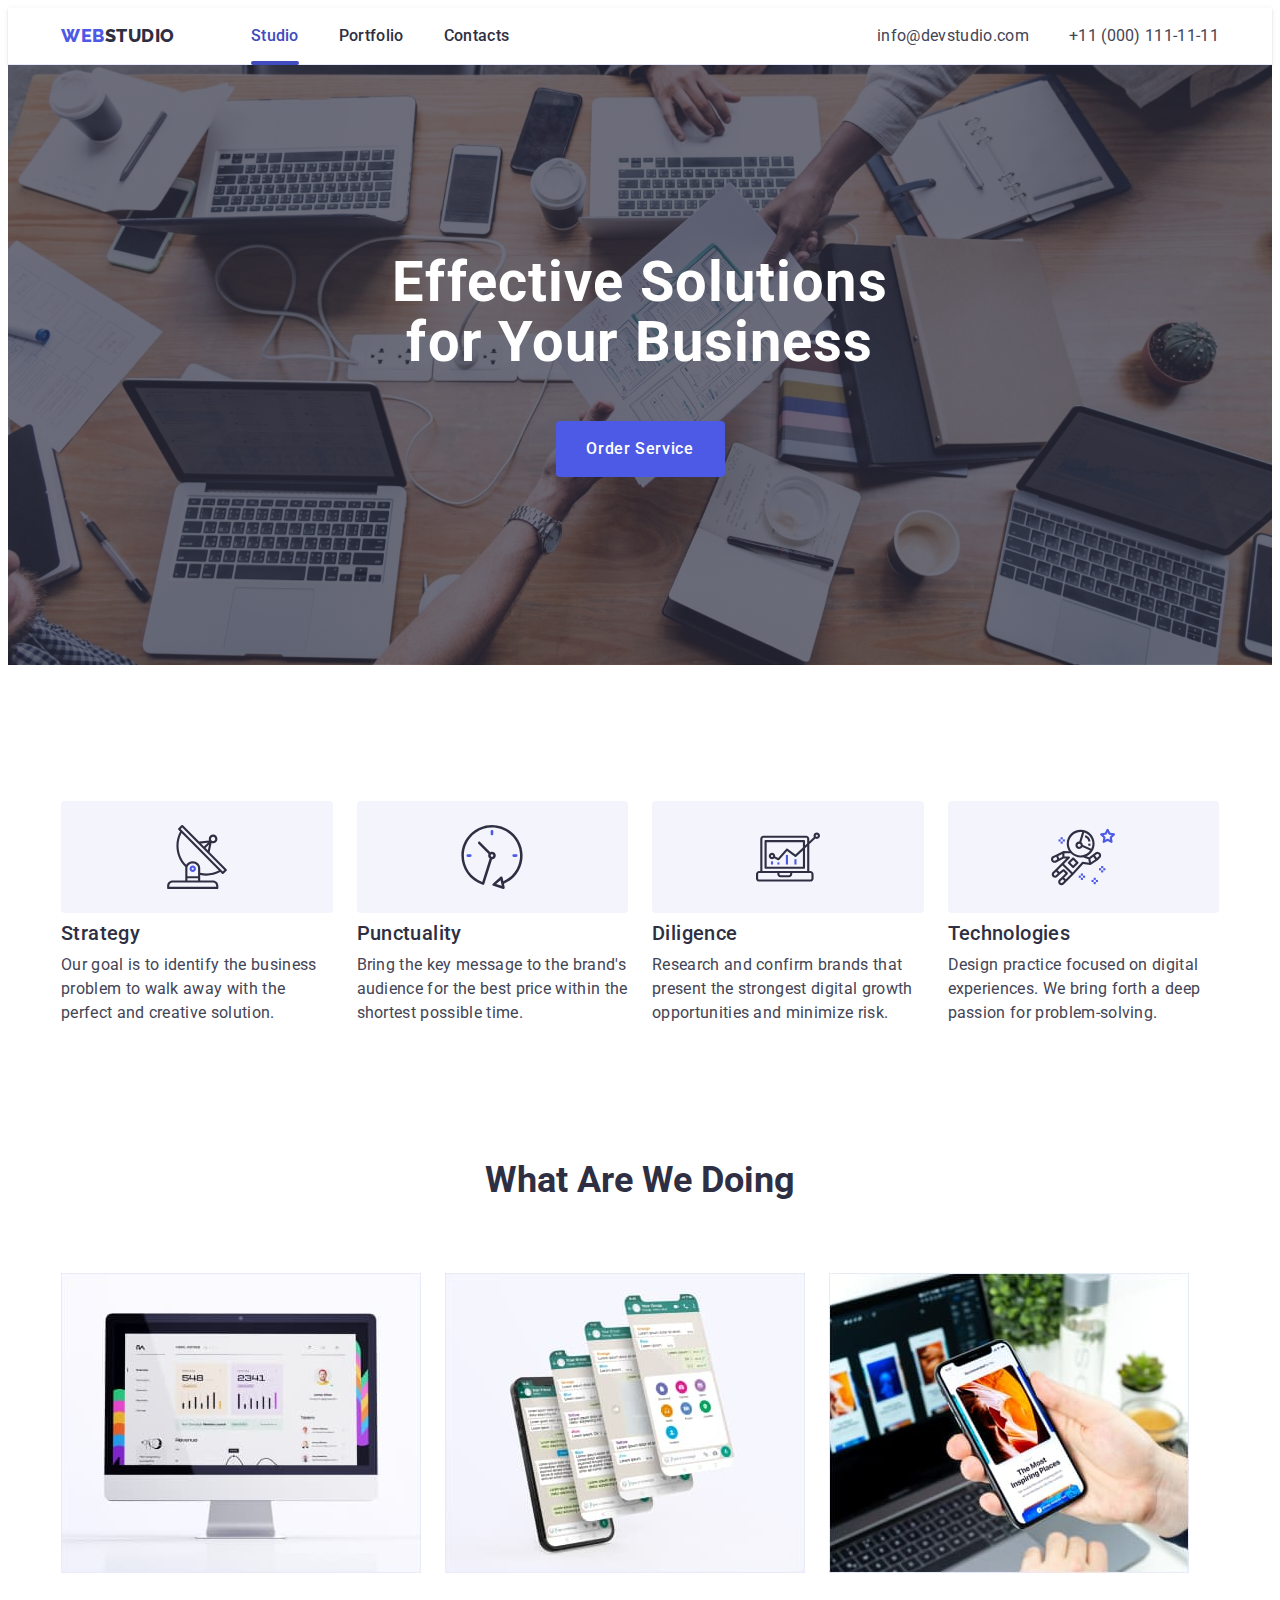
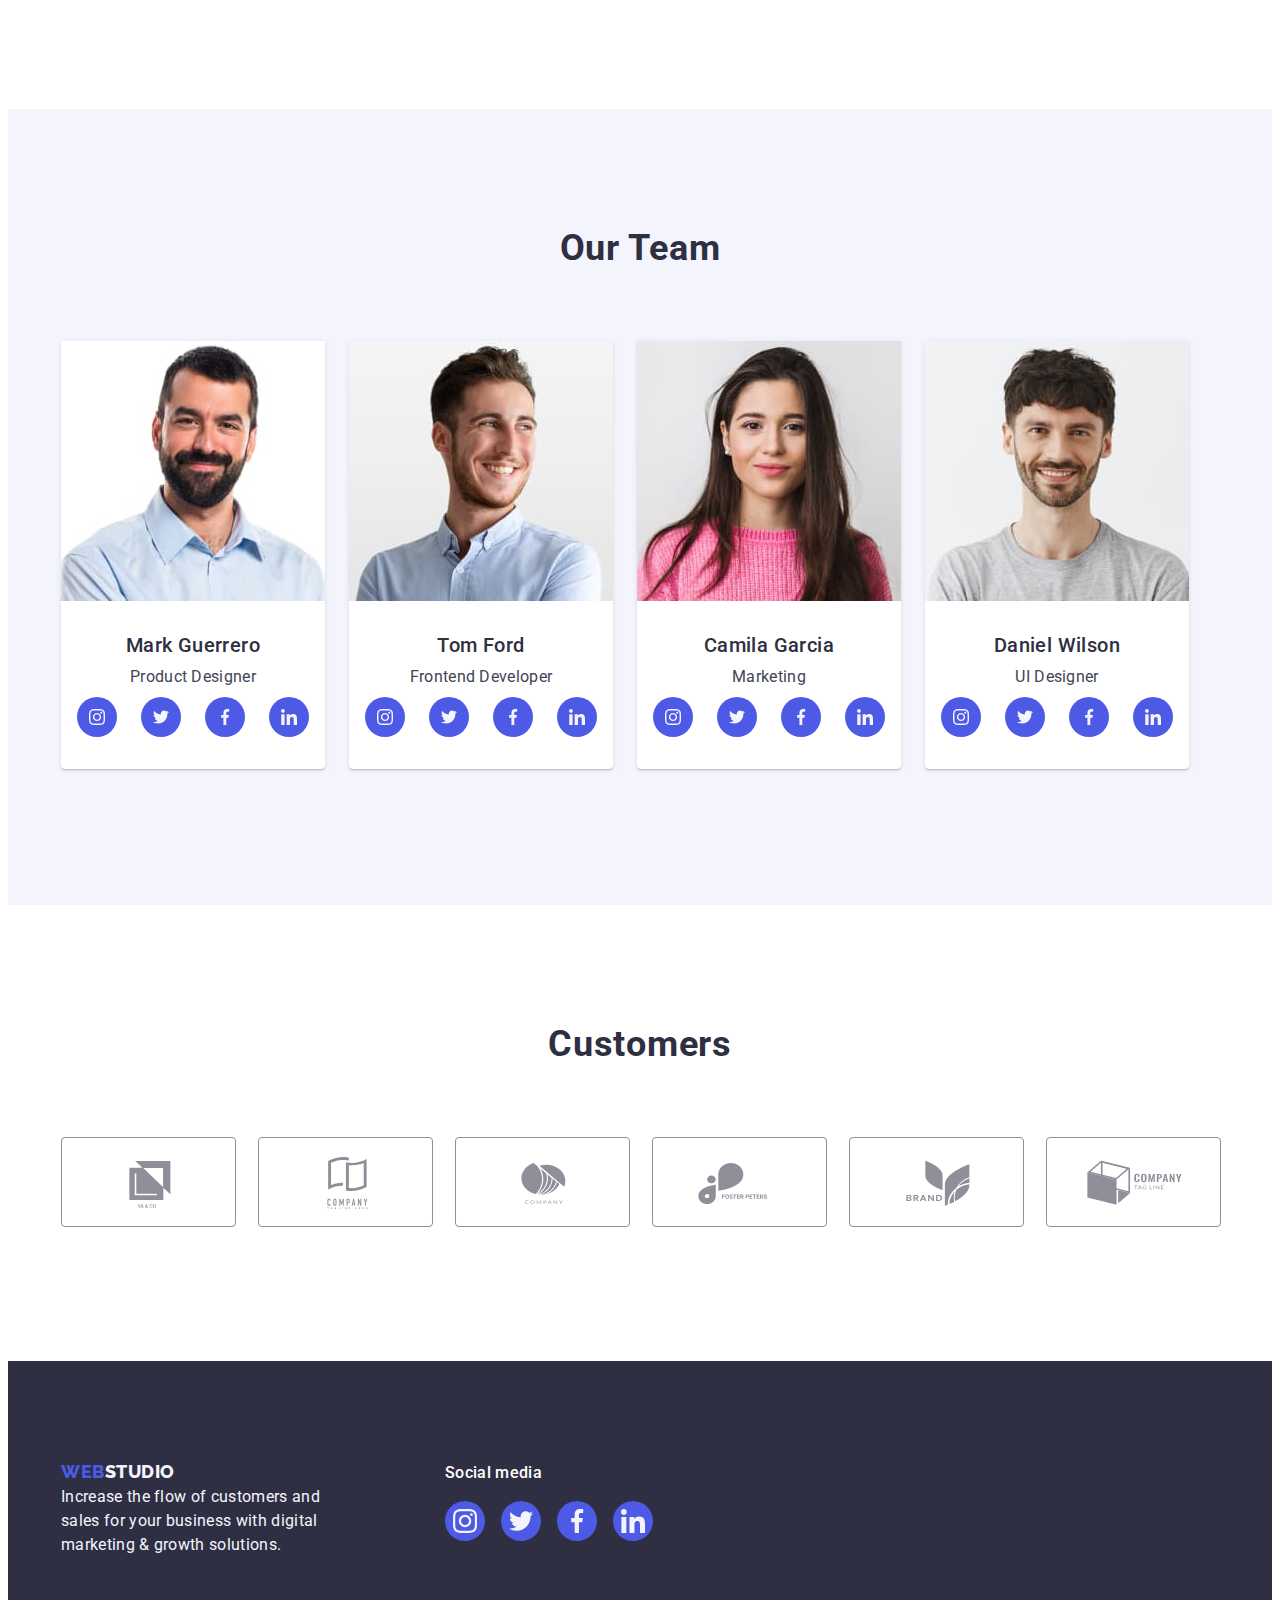
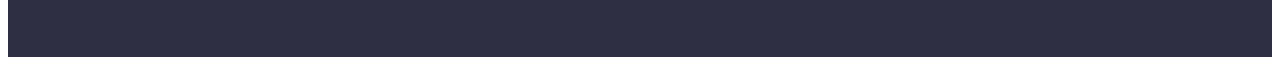
<file: index.html>
<!DOCTYPE html>
<html lang="en">
  <head>
    <meta charset="UTF-8" />
    <meta name="viewport" content="width=device-width, initial-scale=1.0" />
    <title>Webstudio</title>
    <link rel="preconnect" href="https://fonts.googleapis.com" />
    <link rel="preconnect" href="https://fonts.gstatic.com" crossorigin />
    <link
      href="https://fonts.googleapis.com/css2?family=Raleway:wght@800&family=Roboto:wght@400;500;700;900&display=swap"
      rel="stylesheet"
    />
    <link
      rel="stylesheet"
      href="https://cdnjs.cloudflare.com/ajax/libs/modern-normalize/2.0.0/modern-normalize.min.css"
      integrity="sha512-4xo8blKMVCiXpTaLzQSLSw3KFOVPWhm/TRtuPVc4WG6kUgjH6J03IBuG7JZPkcWMxJ5huwaBpOpnwYElP/m6wg=="
      crossorigin="anonymous"
      referrerpolicy="no-referrer"
    />
    <link rel="stylesheet" href="./css/style.css" />
  </head>
  <body>
    <header class="header">
      <div class="container header-container">
        <nav class="header-nav">
          <a class="logo-link link" href="./index.html"
            >Web<span class="logo-decoration">Studio</span></a
          >
          <ul class="menu-list list">
            <li class="menu-list-item">
              <a class="menu-link link active" href="./index.html">Studio</a>
            </li>
            <li class="menu-list-item">
              <a class="menu-link link" href="./portfolio.html">Portfolio</a>
            </li>
            <li class="menu-list-item">
              <a class="menu-link link" href="">Contacts</a>
            </li>
          </ul>
        </nav>
        <address class="address">
          <ul class="address-list list">
            <li class="address-list-item">
              <a class="addres-link link" href="mailto:info@devstudio.com"
                >info@devstudio.com</a
              >
            </li>
            <li class="address-list-item">
              <a class="addres-link link" href="tel:+110001111111"
                >+11 (000) 111-11-11</a
              >
            </li>
          </ul>
        </address>
      </div>
    </header>
    <main>
      <section class="section-solution">
        <div class="container">
          <h1 class="solution-title">Effective Solutions for Your Business</h1>
          <button class="solution-btn" data-modal-open type="button">
            Order Service
          </button>
        </div>
      </section>
      <section class="section-company">
        <div class="container">
          <h2 class="visually-hidden">Webstudio</h2>
          <ul class="company-list list">
            <li class="company-list-item">
              <div class="company-item-icons-container">
                <svg class="icons-svg" width="64" height="64">
                  <use href="./images/icons.svg#icon-antenna"></use>
                </svg>
              </div>
              <h3 class="company-title">Strategy</h3>
              <p class="company-text">
                Our goal is to identify the business problem to walk away with
                the perfect and creative solution.
              </p>
            </li>
            <li class="company-list-item">
              <div class="company-item-icons-container">
                <svg class="icons-svg" width="64" height="64">
                  <use href="./images/icons.svg#icon-clock"></use>
                </svg>
              </div>
              <h3 class="company-title">Punctuality</h3>
              <p class="company-text">
                Bring the key message to the brand's audience for the best price
                within the shortest possible time.
              </p>
            </li>
            <li class="company-list-item">
              <div class="company-item-icons-container">
                <svg class="icons-svg" width="64" height="64">
                  <use href="./images/icons.svg#icon-diagram"></use>
                </svg>
              </div>
              <h3 class="company-title">Diligence</h3>
              <p class="company-text">
                Research and confirm brands that present the strongest digital
                growth opportunities and minimize risk.
              </p>
            </li>
            <li class="company-list-item">
              <div class="company-item-icons-container">
                <svg class="icons-svg" width="64" height="64">
                  <use href="./images/icons.svg#icon-astronaut"></use>
                </svg>
              </div>
              <h3 class="company-title">Technologies</h3>
              <p class="company-text">
                Design practice focused on digital experiences. We bring forth a
                deep passion for problem-solving.
              </p>
            </li>
          </ul>
        </div>
      </section>
      <section class="section-work">
        <div class="container">
          <h2 class="work-title">What are we doing</h2>
          <ul class="work-list list">
            <li class="work-list-item">
              <img
                src="./images/img_1.jpg"
                alt="computer"
                width="360"
                height="300"
              />
            </li>
            <li class="work-list-item">
              <img
                src="./images/img_2.jpg"
                alt="phone"
                width="360"
                height="300"
              />
            </li>
            <li class="work-list-item">
              <img
                src="./images/img_3.jpg"
                alt="phone and computer"
                width="360"
                height="300"
              />
            </li>
          </ul>
        </div>
      </section>
      <section class="section-team">
        <div class="container">
          <h2 class="team-title">Our Team</h2>
          <ul class="team-list list">
            <li class="team-list-item">
              <img
                src="./images/Mark_Guerrero.jpg"
                alt="Mark"
                width="264"
                height="260"
              />
              <div class="team-name-container">
                <h3 class="team-name">Mark Guerrero</h3>
                <p class="team-text">Product Designer</p>
                <ul class="social-list list">
                  <li class="social-list-item">
                    <a class="social-item-link link" href="">
                      <svg class="social-svg" width="16" height="16">
                        <use href="./images/icons.svg#icon-instagram"></use>
                      </svg>
                    </a>
                  </li>
                  <li class="social-list-item">
                    <a class="social-item-link link" href="">
                      <svg class="social-svg" width="16" height="16">
                        <use href="./images/icons.svg#icon-twitter"></use>
                      </svg>
                    </a>
                  </li>
                  <li class="social-list-item">
                    <a class="social-item-link link" href="">
                      <svg class="social-svg" width="16" height="16">
                        <use href="./images/icons.svg#icon-facebook"></use>
                      </svg>
                    </a>
                  </li>
                  <li class="social-list-item">
                    <a class="social-item-link link" href="">
                      <svg class="social-svg" width="16" height="16">
                        <use href="./images/icons.svg#icon-linkedin"></use>
                      </svg>
                    </a>
                  </li>
                </ul>
              </div>
            </li>
            <li class="team-list-item">
              <img
                src="./images/Tom_Ford.jpg"
                alt="Tom"
                width="264"
                height="260"
              />
              <div class="team-name-container">
                <h3 class="team-name">Tom Ford</h3>
                <p class="team-text">Frontend Developer</p>
                <ul class="social-list list">
                  <li class="social-list-item">
                    <a class="social-item-link link" href="">
                      <svg width="16" height="16">
                        <use href="./images/icons.svg#icon-instagram"></use>
                      </svg>
                    </a>
                  </li>
                  <li class="social-list-item">
                    <a class="social-item-link link" href="">
                      <svg width="16" height="16">
                        <use href="./images/icons.svg#icon-twitter"></use>
                      </svg>
                    </a>
                  </li>
                  <li class="social-list-item">
                    <a class="social-item-link link" href="">
                      <svg width="16" height="16">
                        <use href="./images/icons.svg#icon-facebook"></use>
                      </svg>
                    </a>
                  </li>
                  <li class="social-list-item">
                    <a class="social-item-link link" href="">
                      <svg width="16" height="16">
                        <use href="./images/icons.svg#icon-linkedin"></use>
                      </svg>
                    </a>
                  </li>
                </ul>
              </div>
            </li>
            <li class="team-list-item">
              <img
                src="./images/Camila_Garcia.jpg"
                alt="Camila"
                width="264"
                height="260"
              />
              <div class="team-name-container">
                <h3 class="team-name">Camila Garcia</h3>
                <p class="team-text">Marketing</p>
                <ul class="social-list list">
                  <li class="social-list-item">
                    <a class="social-item-link link" href="">
                      <svg width="16" height="16">
                        <use href="./images/icons.svg#icon-instagram"></use>
                      </svg>
                    </a>
                  </li>
                  <li class="social-list-item">
                    <a class="social-item-link link" href="">
                      <svg width="16" height="16">
                        <use href="./images/icons.svg#icon-twitter"></use>
                      </svg>
                    </a>
                  </li>
                  <li class="social-list-item">
                    <a class="social-item-link link" href="">
                      <svg width="16" height="16">
                        <use href="./images/icons.svg#icon-facebook"></use>
                      </svg>
                    </a>
                  </li>
                  <li class="social-list-item">
                    <a class="social-item-link link" href="">
                      <svg width="16" height="16">
                        <use href="./images/icons.svg#icon-linkedin"></use>
                      </svg>
                    </a>
                  </li>
                </ul>
              </div>
            </li>
            <li class="team-list-item">
              <img
                src="./images/Daniel_Wilson.jpg"
                alt="Deniel"
                width="264"
                height="260"
              />
              <div class="team-name-container">
                <h3 class="team-name">Daniel Wilson</h3>
                <p class="team-text">UI Designer</p>
                <ul class="social-list list">
                  <li class="social-list-item">
                    <a class="social-item-link link" href="">
                      <svg width="16" height="16">
                        <use href="./images/icons.svg#icon-instagram"></use>
                      </svg>
                    </a>
                  </li>
                  <li class="social-list-item">
                    <a class="social-item-link link" href="">
                      <svg width="16" height="16">
                        <use href="./images/icons.svg#icon-twitter"></use>
                      </svg>
                    </a>
                  </li>
                  <li class="social-list-item">
                    <a class="social-item-link link" href="">
                      <svg width="16" height="16">
                        <use href="./images/icons.svg#icon-facebook"></use>
                      </svg>
                    </a>
                  </li>
                  <li class="social-list-item">
                    <a class="social-item-link link" href="">
                      <svg width="16" height="16">
                        <use href="./images/icons.svg#icon-linkedin"></use>
                      </svg>
                    </a>
                  </li>
                </ul>
              </div>
            </li>
          </ul>
        </div>
      </section>
      <section class="costomers-section">
        <div class="container">
          <h2 class="costomers-tetle">Customers</h2>
          <ul class="costomers-list list">
            <li class="costomers-list-item">
              <a class="costomers-item-link" href="">
                <svg class="costomers-svg" width="104" height="56">
                  <use href="./images/icons.svg#icon-Logo"></use>
                </svg>
              </a>
            </li>
            <li class="costomers-list-item">
              <a class="costomers-item-link" href="">
                <svg class="costomers-svg" width="104" height="56">
                  <use href="./images/icons.svg#icon-Logo-1"></use>
                </svg>
              </a>
            </li>
            <li class="costomers-list-item">
              <a class="costomers-item-link" href="">
                <svg class="costomers-svg" width="104" height="56">
                  <use href="./images/icons.svg#icon-Logo-2"></use>
                </svg>
              </a>
            </li>
            <li class="costomers-list-item">
              <a class="costomers-item-link" href="">
                <svg class="costomers-svg" width="104" height="56">
                  <use href="./images/icons.svg#icon-Logo-3"></use>
                </svg>
              </a>
            </li>
            <li class="costomers-list-item">
              <a class="costomers-item-link" href="">
                <svg class="costomers-svg" width="104" height="56">
                  <use href="./images/icons.svg#icon-Logo-4"></use>
                </svg>
              </a>
            </li>
            <li class="costomers-list-item">
              <a class="costomers-item-link" href="">
                <svg class="costomers-svg" width="104" height="56">
                  <use href="./images/icons.svg#icon-Logo-5"></use>
                </svg>
              </a>
            </li>
          </ul>
        </div>
      </section>
    </main>
    <footer class="footer">
      <div class="container footer-container">
        <div class="footer-info">
          <a class="footer-logo-link link" href="./index.html"
            >Web<span class="footer-logo-decoration">Studio</span></a
          >
          <p class="footer-text">
            Increase the flow of customers and sales for your business with
            digital marketing & growth solutions.
          </p>
        </div>
        <div class="footer-social-container">
          <p class="footer-social-text">Social media</p>
          <ul class="footer-social-list list">
            <li class="footer-social-list-item">
              <a class="footer-social-item-link link" href="">
                <svg class="footer-svg" width="24" height="24">
                  <use href="./images/icons.svg#icon-instagram"></use>
                </svg>
              </a>
            </li>
            <li class="footer-social-list-item">
              <a class="footer-social-item-link link" href="">
                <svg class="footer-svg" width="24" height="24">
                  <use href="./images/icons.svg#icon-twitter"></use>
                </svg>
              </a>
            </li>
            <li class="footer-social-list-item">
              <a class="footer-social-item-link link" href="">
                <svg class="footer-svg" width="24" height="24">
                  <use href="./images/icons.svg#icon-facebook"></use>
                </svg>
              </a>
            </li>
            <li class="footer-social-list-item">
              <a class="footer-social-item-link link" href="">
                <svg class="footer-svg" width="24" height="24">
                  <use href="./images/icons.svg#icon-linkedin"></use>
                </svg>
              </a>
            </li>
          </ul>
        </div>
      </div>
    </footer>
    <div class="backdrop is-hidden icon-close" data-modal>
      <div class="modal">
        <button class="modal-close-btn" type="button" data-modal-close>
          <svg class="modal-icon-svg" width="8" height="8">
            <use href="./images/icons.svg#icon-close"></use>
          </svg>
        </button>
      </div>
    </div>
    <script src="./js/modal.js"></script>
  </body>
</html>
</file>
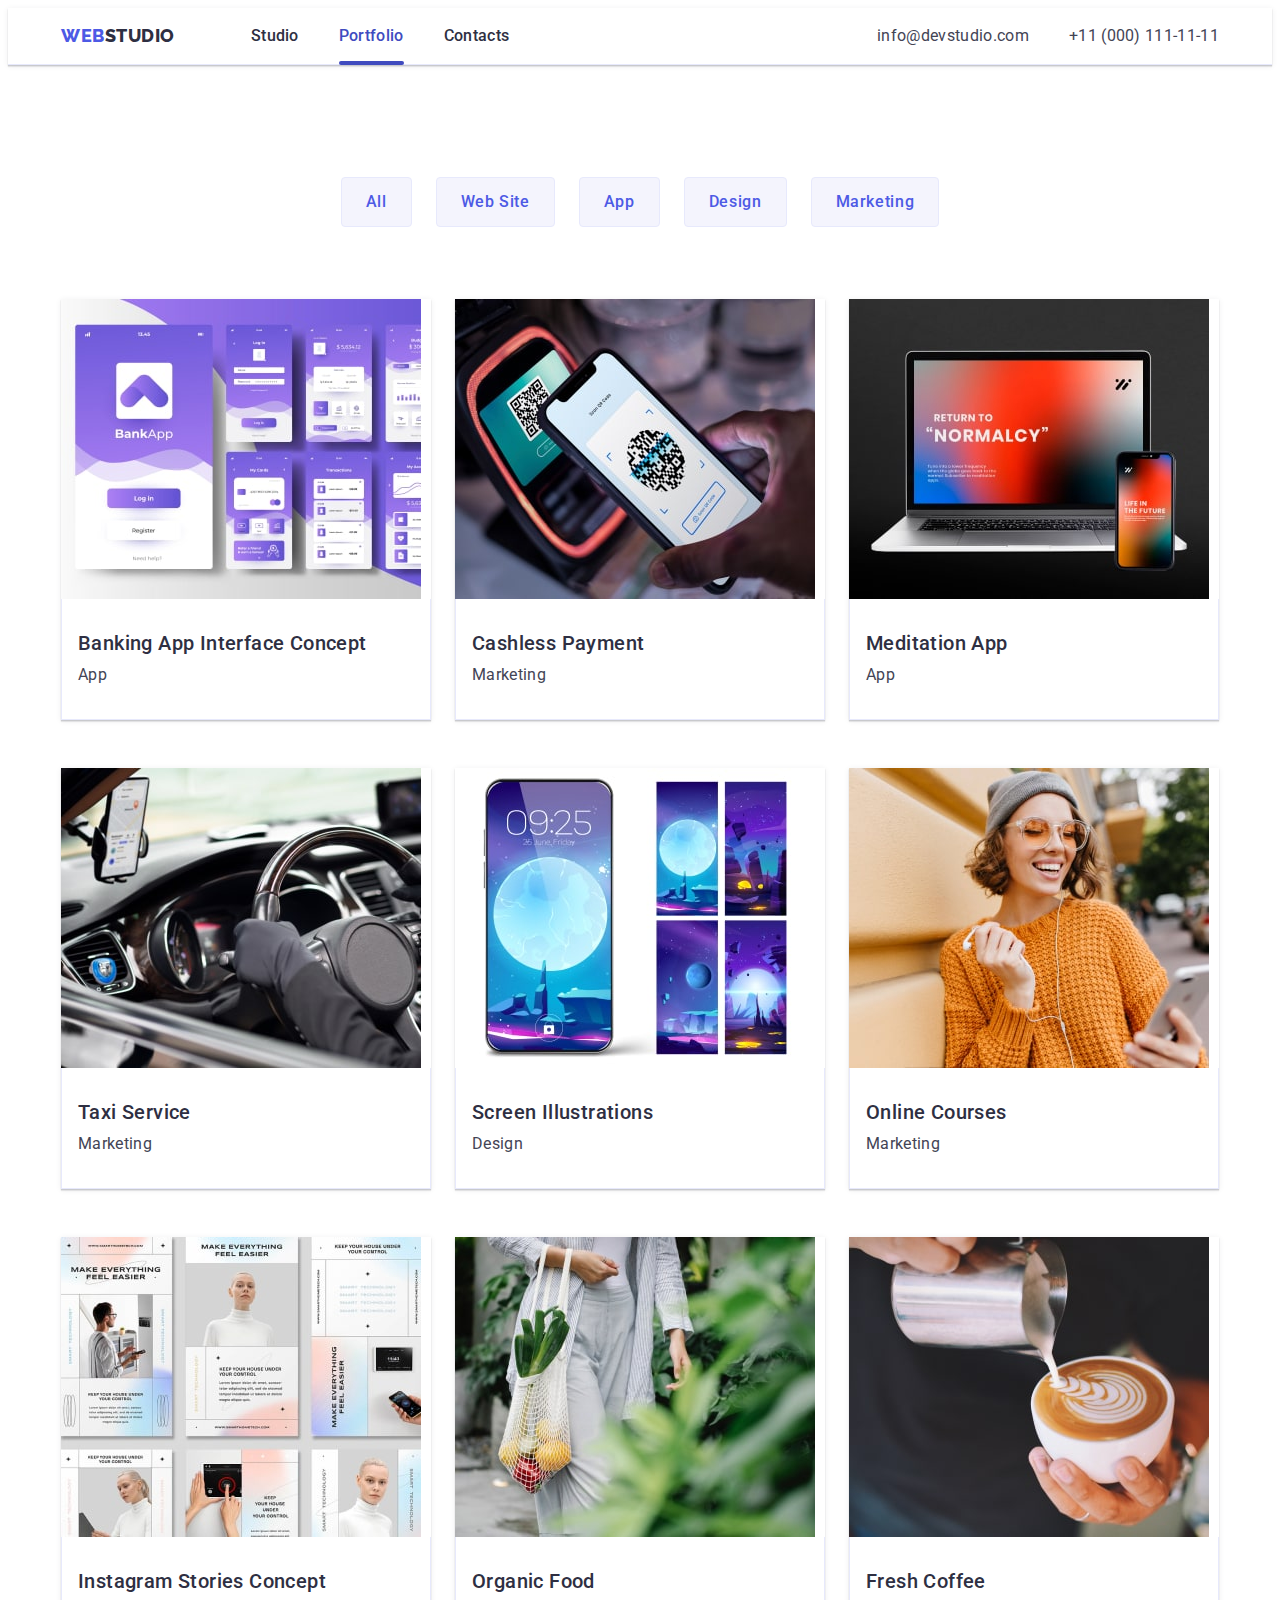
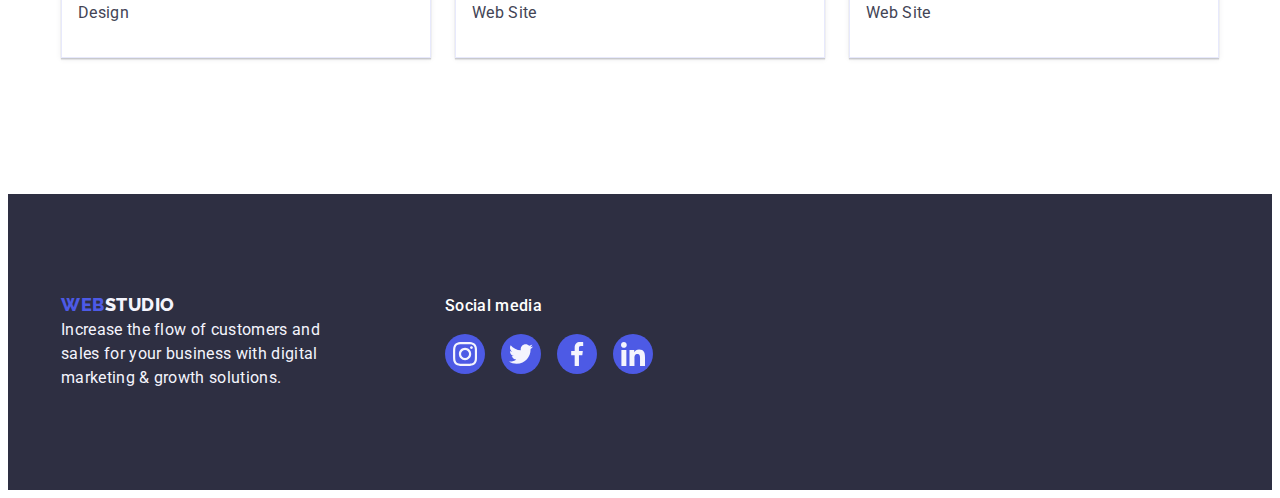
<file: portfolio.html>
<!DOCTYPE html>
<html lang="en">
  <head>
    <meta charset="UTF-8" />
    <meta name="viewport" content="width=device-width, initial-scale=1.0" />
    <title>Portfolio</title>
    <link rel="preconnect" href="https://fonts.googleapis.com" />
    <link rel="preconnect" href="https://fonts.gstatic.com" crossorigin />
    <link
      href="https://fonts.googleapis.com/css2?family=Raleway:wght@800&family=Roboto:wght@400;500;700;900&display=swap"
      rel="stylesheet"
    />
    <link
      rel="stylesheet"
      href="https://cdnjs.cloudflare.com/ajax/libs/modern-normalize/2.0.0/modern-normalize.min.css"
      integrity="sha512-4xo8blKMVCiXpTaLzQSLSw3KFOVPWhm/TRtuPVc4WG6kUgjH6J03IBuG7JZPkcWMxJ5huwaBpOpnwYElP/m6wg=="
      crossorigin="anonymous"
      referrerpolicy="no-referrer"
    />
    <link rel="stylesheet" href="./css/style.css" />
  </head>
  <body>
    <header class="header">
      <div class="container header-container">
        <nav class="header-nav">
          <a class="logo-link link" href="./index.html"
            >Web<span class="logo-decoration">Studio</span></a
          >
          <ul class="menu-list list">
            <li class="menu-list-item">
              <a class="menu-link link" href="./index.html">Studio</a>
            </li>
            <li class="menu-list-item">
              <a class="menu-link link active" href="./portfolio.html"
                >Portfolio</a
              >
            </li>
            <li class="menu-list-item">
              <a class="menu-link link" href="">Contacts</a>
            </li>
          </ul>
        </nav>
        <address class="address">
          <ul class="address-list list">
            <li class="address-list-item">
              <a class="addres-link link" href="mailto:info@devstudio.com"
                >info@devstudio.com</a
              >
            </li>
            <li class="address-list-item">
              <a class="addres-link link" href="tel:+110001111111"
                >+11 (000) 111-11-11</a
              >
            </li>
          </ul>
        </address>
      </div>
    </header>
    <main>
      <section class="project-section">
        <div class="container">
          <h1 class="visually-hidden">Portfolio</h1>
          <ul class="button-list list">
            <li class="button-list-item">
              <button class="portfolio-btn" type="button">All</button>
            </li>
            <li class="button-list-item">
              <button class="portfolio-btn" type="button">Web Site</button>
            </li>
            <li class="button-list-item">
              <button class="portfolio-btn" type="button">App</button>
            </li>
            <li class="button-list-item">
              <button class="portfolio-btn" type="button">Design</button>
            </li>
            <li class="button-list-item">
              <button class="portfolio-btn" type="button">Marketing</button>
            </li>
          </ul>
          <ul class="project-list list">
            <li class="project-list-item">
              <a class="portfolio-link link" href="">
                <div class="overlay-container">
                  <img
                    src="./images/img-8.jpg"
                    alt="Banking App"
                    width="360"
                    height="300"
                  />
                  <p class="overlay-text">
                    14 Stylish and User-Friendly App Design Concepts · Task
                    Manager App · Calorie Tracker App · Exotic Fruit Ecommerce
                    App · Cloud Storage App
                  </p>
                </div>
                <div class="progect-name-container">
                  <h2 class="project-title">Banking App Interface Concept</h2>
                  <p class="project-text">App</p>
                </div>
              </a>
            </li>
            <li class="project-list-item">
              <a class="portfolio-link link" href="">
                <div class="overlay-container">
                  <img
                    src="./images/img-7.jpg"
                    alt="Cashless Payment"
                    width="360"
                    height="300"
                  />
                  <p class="overlay-text">
                    14 Stylish and User-Friendly App Design Concepts · Task
                    Manager App · Calorie Tracker App · Exotic Fruit Ecommerce
                    App · Cloud Storage App
                  </p>
                </div>
                <div class="progect-name-container">
                  <h2 class="project-title">Cashless Payment</h2>
                  <p class="project-text">Marketing</p>
                </div>
              </a>
            </li>
            <li class="project-list-item">
              <a class="portfolio-link link" href="">
                <div class="overlay-container">
                  <img
                    src="./images/img-6.jpg"
                    alt="Meditation App"
                    width="360"
                    height="300"
                  />
                  <p class="overlay-text">
                    14 Stylish and User-Friendly App Design Concepts · Task
                    Manager App · Calorie Tracker App · Exotic Fruit Ecommerce
                    App · Cloud Storage App
                  </p>
                </div>
                <div class="progect-name-container">
                  <h2 class="project-title">Meditation App</h2>
                  <p class="project-text">App</p>
                </div>
              </a>
            </li>
            <li class="project-list-item">
              <a class="portfolio-link link" href="">
                <div class="overlay-container">
                  <img
                    src="./images/img-5.jpg"
                    alt="Taxi Service"
                    width="360"
                    height="300"
                  />
                  <p class="overlay-text">
                    14 Stylish and User-Friendly App Design Concepts · Task
                    Manager App · Calorie Tracker App · Exotic Fruit Ecommerce
                    App · Cloud Storage App
                  </p>
                </div>
                <div class="progect-name-container">
                  <h2 class="project-title">Taxi Service</h2>
                  <p class="project-text">Marketing</p>
                </div>
              </a>
            </li>
            <li class="project-list-item">
              <a class="portfolio-link link" href="">
                <div class="overlay-container">
                  <img
                    src="./images/img-4.jpg"
                    alt="Screen Illustrations"
                    width="360"
                    height="300"
                  />
                  <p class="overlay-text">
                    14 Stylish and User-Friendly App Design Concepts · Task
                    Manager App · Calorie Tracker App · Exotic Fruit Ecommerce
                    App · Cloud Storage App
                  </p>
                </div>
                <div class="progect-name-container">
                  <h2 class="project-title">Screen Illustrations</h2>
                  <p class="project-text">Design</p>
                </div>
              </a>
            </li>
            <li class="project-list-item">
              <a class="portfolio-link link" href="">
                <div class="overlay-container">
                  <img
                    src="./images/img-3.jpg"
                    alt="Online Courses"
                    width="360"
                    height="300"
                  />
                  <p class="overlay-text">
                    14 Stylish and User-Friendly App Design Concepts · Task
                    Manager App · Calorie Tracker App · Exotic Fruit Ecommerce
                    App · Cloud Storage App
                  </p>
                </div>
                <div class="progect-name-container">
                  <h2 class="project-title">Online Courses</h2>
                  <p class="project-text">Marketing</p>
                </div>
              </a>
            </li>
            <li class="project-list-item">
              <a class="portfolio-link link" href="">
                <div class="overlay-container">
                  <img
                    src="./images/img-2.jpg"
                    alt="Instagram Stories"
                    width="360"
                    height="300"
                  />
                  <p class="overlay-text">
                    14 Stylish and User-Friendly App Design Concepts · Task
                    Manager App · Calorie Tracker App · Exotic Fruit Ecommerce
                    App · Cloud Storage App
                  </p>
                </div>
                <div class="progect-name-container">
                  <h2 class="project-title">Instagram Stories Concept</h2>
                  <p class="project-text">Design</p>
                </div>
              </a>
            </li>
            <li class="project-list-item">
              <a class="portfolio-link link" href="">
                <div class="overlay-container">
                  <img
                    src="./images/img-1.jpg"
                    alt="Organic Food"
                    width="360"
                    height="300"
                  />
                  <p class="overlay-text">
                    14 Stylish and User-Friendly App Design Concepts · Task
                    Manager App · Calorie Tracker App · Exotic Fruit Ecommerce
                    App · Cloud Storage App
                  </p>
                </div>
                <div class="progect-name-container">
                  <h2 class="project-title">Organic Food</h2>
                  <p class="project-text">Web Site</p>
                </div>
              </a>
            </li>
            <li class="project-list-item">
              <a class="portfolio-link link" href="">
                <div class="overlay-container">
                  <img
                    src="./images/img.jpg"
                    alt="Fresh Coffee"
                    width="360"
                    height="300"
                  />
                  <p class="overlay-text">
                    14 Stylish and User-Friendly App Design Concepts · Task
                    Manager App · Calorie Tracker App · Exotic Fruit Ecommerce
                    App · Cloud Storage App
                  </p>
                </div>
                <div class="progect-name-container">
                  <h2 class="project-title">Fresh Coffee</h2>
                  <p class="project-text">Web Site</p>
                </div>
              </a>
            </li>
          </ul>
        </div>
      </section>
    </main>
    <footer class="footer">
      <div class="container footer-container">
        <div class="footer-info">
          <a class="footer-logo-link link" href="./index.html"
            >Web<span class="footer-logo-decoration">Studio</span></a
          >
          <p class="footer-text">
            Increase the flow of customers and sales for your business with
            digital marketing & growth solutions.
          </p>
        </div>
        <div class="footer-social-container">
          <p class="footer-social-text">Social media</p>
          <ul class="footer-social-list list">
            <li class="footer-social-list-item">
              <a class="footer-social-item-link link" href="">
                <svg class="footer-svg" width="24" height="24">
                  <use href="./images/icons.svg#icon-instagram"></use>
                </svg>
              </a>
            </li>
            <li class="footer-social-list-item">
              <a class="footer-social-item-link link" href="">
                <svg class="footer-svg" width="24" height="24">
                  <use href="./images/icons.svg#icon-twitter"></use>
                </svg>
              </a>
            </li>
            <li class="footer-social-list-item">
              <a class="footer-social-item-link link" href="">
                <svg class="footer-svg" width="24" height="24">
                  <use href="./images/icons.svg#icon-facebook"></use>
                </svg>
              </a>
            </li>
            <li class="footer-social-list-item">
              <a class="footer-social-item-link link" href="">
                <svg class="footer-svg" width="24" height="24">
                  <use href="./images/icons.svg#icon-linkedin"></use>
                </svg>
              </a>
            </li>
          </ul>
        </div>
      </div>
    </footer>
  </body>
</html>
</file>
<file: css/style.css>
:root {
  --main-color: #434455;
  --main-background-color: #ffffff;
  --navy-blue: #2e2f42;
  --iris: #4d5ae5;
  --ocean: #404bbf;
  --cloud: #f4f4fd;
  --slate: #434455;
  --customers-color: #8e8f99;
}
body {
  font-family: "Roboto", sans-serif;
  font-size: 16px;
  font-weight: 400;
  line-height: 1.5;
  color: var(--main-color);
  background-color: var(--main-background-color);
}
h1,
h2,
h3,
h4,
h5,
h6,
p {
  margin: 0;
}
ul {
  padding: 0;
}
img {
  display: block;
}
.link {
  text-decoration: none;
  color: inherit;
}
.list {
  list-style: none;
}
button {
  cursor: pointer;
  text-align: center;
}
.header {
  border-bottom: 1px solid #e7e9fc;
  box-shadow: 0px 2px 1px rgba(46, 47, 66, 0.08),
    0px 1px 1px rgba(46, 47, 66, 0.16), 0px 1px 6px rgba(46, 47, 66, 0.08);
}
.visually-hidden {
  position: absolute;
  width: 1px;
  height: 1px;
  margin: -1px;
  border: 0;
  padding: 0;
  white-space: nowrap;
  clip-path: inset(100%);
  clip: rect(0 0 0 0);
  overflow: hidden;
}
.container {
  width: 1158px;
  padding-left: 15px;
  padding-right: 15px;
  margin: 0 auto;
}
.header-container {
  display: flex;
  align-items: center;
  justify-content: space-between;
}
.company-item-icons-container {
  display: flex;
  align-items: center;
  justify-content: center;
  height: 112px;
  background-color: #f4f4fd;
  border-radius: 4px;
  margin-bottom: 8px;
}
.logo-link {
  font-family: Raleway, sans-serif;
  font-size: 18px;
  font-weight: 800;
  line-height: 1.17;
  letter-spacing: 0.03em;
  text-transform: uppercase;
  color: var(--iris);
  margin-right: 76px;
}

.logo-decoration {
  color: #2e2f42;
}
.header-nav {
  display: flex;
  align-items: center;
}
.menu-list {
  display: flex;
  align-items: center;
  gap: 40px;
}

.menu-link {
  font-weight: 500;
  color: var(--navy-blue);
  letter-spacing: 0.02em;
  padding: 24px 0;
}
.active {
  color: #404bbf;
  position: relative;
  transition: color 250ms cubic-bezier(0.4, 0, 0.2, 1);
}
.active::after {
  content: "";
  position: absolute;
  left: 0;
  bottom: -1px;
  height: 4px;
  background-color: #404bbf;
  border-radius: 2px;
  width: 100%;
  top: 59px;
}
.menu-link:hover,
.menu-link:focus {
  color: var(--ocean);
}
.address {
  font-style: normal;
}
.address-list {
  display: flex;
  gap: 40px;
}
.addres-link {
  color: var(--slate);
  letter-spacing: 0.02em;
  transition: color 250ms cubic-bezier(0.4, 0, 0.2, 1);
}
.addres-link:not(:last-child) {
  margin-right: 20px;
}
.addres-link:hover,
.addres-link:focus {
  color: var(--ocean);
}
.section-solution {
  padding: 188px 0;
  margin: auto;
  background-image: linear-gradient(
      rgba(46, 47, 66, 0.7),
      rgba(46, 47, 66, 0.7)
    ),
    url(../images/people-office.jpg);
  background-repeat: no-repeat;
  background-position: center;
  background-size: cover;
  max-width: 1440px;
}
.solution-title {
  font-size: 56px;
  font-weight: 700;
  line-height: 1.07;
  letter-spacing: 0.02em;
  text-align: center;
  max-width: 496px;
  margin: 0 auto;
  color: #ffffff;
  padding-bottom: 48px;
}
.solution-btn {
  font-family: "Roboto", sans-serif;
  font-size: 16px;
  background-color: var(--iris);
  line-height: 1.5;
  letter-spacing: 0.04em;
  font-weight: 500;
  color: white;
  margin: 0 auto;
  display: block;
  min-width: 169px;
  height: 56px;
  border: none;
  border-radius: 4px;
  transition: background-color 250ms cubic-bezier(0.4, 0, 0.2, 1);
}
.solution-btn:hover,
.solution-btn:focus {
  background-color: var(--ocean);
}
.section-company {
  padding: 120px 0;
}
.company-list,
.team-list,
.work-list {
  display: flex;
  gap: 24px;
}
.section-work {
  padding-bottom: 120px;
}
.section-team {
  background-color: var(--cloud);
}
.company-title,
.team-name,
.project-title {
  font-weight: 500;
  font-size: 20px;
  line-height: 1.2;
  letter-spacing: 0.02em;
  color: var(--navy-blue);
}
.company-title {
  margin-bottom: 8px;
}
.company-list-item {
  width: calc((100% - 48px) / 3);
}
.team-title,
.work-title {
  font-size: 36px;
  font-weight: 700;
  line-height: 1.11;
  color: var(--navy-blue);
  text-align: center;
  text-transform: capitalize;
  margin-bottom: 72px;
}
.section-team {
  padding: 120px 0;
}
.team-name-container {
  padding: 32px 0;
}
.team-title,
.company-text {
  letter-spacing: 0.02em;
}
.team-list-item {
  background-color: #ffffff;
  border-radius: 0 0 4px 4px;
  box-shadow: 0px 1px 6px rgba(46, 47, 66, 0.08),
    0px 1px 1px rgba(46, 47, 66, 0.16), 0px 2px 1px rgba(46, 47, 66, 0.08);
}
.team-name {
  margin-bottom: 8px;
  text-align: center;
}
.team-text {
  color: var(--slate);
  letter-spacing: 0.02em;
  text-align: center;
  margin-bottom: 8px;
}

.social-list {
  display: flex;
  justify-content: center;
  align-items: center;
  gap: 24px;
}
.social-list-item {
}
.social-item-link {
  display: flex;
  justify-content: center;
  align-items: center;
  background-color: var(--iris);
  fill: var(--cloud);
  border-radius: 50%;
  width: 40px;
  height: 40px;
  transition: background-color 250ms cubic-bezier(0.4, 0, 0.2, 1);
}
.social-item-link:hover,
.social-item-link:focus {
  background-color: var(--ocean);
}
/* portfolio */

.project-section {
  padding-top: 96px;
  padding-bottom: 120px;
}
.button-list {
  display: flex;
  gap: 24px;
  justify-content: center;
  margin-bottom: 72px;
}
.portfolio-btn {
  font-family: "Roboto", sans-serif;
  font-size: 16px;
  letter-spacing: 0.04em;
  line-height: 1.5;
  background-color: var(--cloud);
  color: var(--iris);
  font-weight: 500;
  padding: 12px 24px;
  border-radius: 4px;
  border: 1px solid #e7e9fc;
  transition: color 250ms cubic-bezier(0.4, 0, 0.2, 1),
    background-color 250ms cubic-bezier(0.4, 0, 0.2, 1),
    border-color 250ms cubic-bezier(0.4, 0, 0.2, 1),
    box-shadow 250ms cubic-bezier(0.4, 0, 0.2, 1);
}
.portfolio-btn:hover,
.portfolio-btn:focus {
  background-color: var(--ocean);
  color: #ffffff;
  border: 1px solid transparent;
  box-shadow: 0px 3px 1px rgba(0, 0, 0, 0.1), 0px 2px 1px rgba(0, 0, 0, 0.08),
    0px 2px 2px rgba(0, 0, 0, 0.12);
}
.project-list {
  display: flex;
  flex-wrap: wrap;
  column-gap: 24px;
  row-gap: 48px;
}
.project-list-item {
  width: calc((100% - 48px) / 3);
}
.overlay-container {
  position: relative;
  overflow: hidden;
}
.portfolio-link {
  display: block;
  transition: box-shadow 250ms cubic-bezier(0.4, 0, 0.2, 1);
  box-shadow: 0px 1px 6px rgba(46, 47, 66, 0.08),
    0px 1px 1px rgba(46, 47, 66, 0.16), 0px 2px 1px rgba(46, 47, 66, 0.08);
}
.portfolio-link:hover .overlay-text,
.portfolio-link:focus .overlay-text {
  transform: translateY(0%);
}
.overlay-text {
  position: absolute;
  top: 0;
  font-size: 16px;
  line-height: 1.5;
  letter-spacing: 0.02em;
  color: var(--cloud);
  padding: 40px 32px;
  background-color: var(--iris);
  height: 100%;
  width: 100%;
  transform: translateY(100%);
  transition: transform 250ms cubic-bezier(0.4, 0, 0.2, 1);
}
.progect-name-container {
  padding: 32px 16px;
  border: 1px solid #e7e9fc;
  border-top: none;
}
.project-title {
  font-size: 20px;
  line-height: 1.2;
  font-weight: 500;
  margin-bottom: 8px;
  color: var(--navy-blue);
}
.project-text {
  color: var(--slate);
  letter-spacing: 0.02em;
}
.costomers-section {
  padding: 120px 0;
}
.costomers-tetle {
  text-align: center;
  font-size: 36px;
  font-style: normal;
  font-weight: 700;
  line-height: 1.11;
  color: #2e2f42;
  letter-spacing: 0.72px;
  text-transform: capitalize;
  margin-bottom: 72px;
}
.costomers-list {
  display: flex;
  justify-content: center;
  gap: 24px;
}
.costomers-list-item {
  width: calc((100% - 120px) / 6);
  height: 88px;
}
.costomers-item-link {
  display: flex;
  justify-content: center;
  color: var(--customers-color);
  align-items: center;
  fill: #8e8f99;
  border: 1px solid #8e8f99;
  border-radius: 4px;
  text-align: center;
  width: 100%;
  height: 100%;
  transition: border-color 250ms cubic-bezier(0.4, 0, 0.2, 1),
    color 250ms cubic-bezier(0.4, 0, 0.2, 1);
}
.costomers-item-link:hover,
.costomers-item-link:focus {
  color: #404bbf;
  border-color: var(--ocean);
  fill: var(--ocean);
}
.costomers-svg {
  fill: currentColor;
}
.section-solution,
.footer {
  background-color: var(--navy-blue);
}
.footer {
  padding-top: 100px;
  padding-bottom: 100px;
}
.footer-container {
  display: flex;
  align-items: baseline;
}
.footer-info {
  margin-right: 120px;
}
.footer-text {
  color: var(--cloud);
  letter-spacing: 0.02em;
  max-width: 264px;
}
.footer-logo-link {
  display: inline-block;
  font-family: Raleway, sans-serif;
  font-size: 18px;
  font-weight: 800;
  line-height: 1.17;
  text-transform: uppercase;
  letter-spacing: 0.03em;
  color: var(--iris);
}
.footer-logo-decoration {
  color: var(--cloud);
}

.footer-social-container {
}
.footer-social-list {
  display: flex;
  justify-content: center;
  align-items: center;
  gap: 16px;
}
.footer-social-list-item {
}
.footer-social-item-link {
  display: flex;
  justify-content: center;
  align-items: center;
  fill: var(--cloud);
  width: 40px;
  height: 40px;
  background-color: var(--iris);
  border-radius: 50%;
  transition: background-color 250ms cubic-bezier(0.4, 0, 0.2, 1);
}
.footer-social-item-link:hover,
.footer-social-item-link:focus {
  background-color: #31d0aa;
}
.footer-social-text {
  font-size: 16px;
  font-style: normal;
  font-weight: 500;
  line-height: 1.5;
  letter-spacing: 0.32px;
  color: #ffffff;
  margin-bottom: 16px;
}

.backdrop {
  position: fixed;
  width: 100%;
  height: 100%;
  top: 0;
  background-color: rgba(46, 47, 66, 0.4);
  transition: opacity 250ms cubic-bezier(0.4, 0, 0.2, 1),
    visibility 250ms cubic-bezier(0.4, 0, 0.2, 1);
}
.modal {
  width: 408px;
  min-height: 584px;
  background-color: #fcfcfc;
  border-radius: 4px;
  position: absolute;
  left: 50%;
  top: 50%;
  transform: translate(-50%, -50%);
  box-shadow: 0px 1px 1px rgba(0, 0, 0, 0.14), 0px 1px 3px rgba(0, 0, 0, 0.12),
    0px 2px 1px rgba(0, 0, 0, 0.2);
  transition: transform 250ms cubic-bezier(0.4, 0, 0.2, 1);
}

.modal-close-btn {
  border: 1px solid rgba(0, 0, 0, 0.1);
  border-radius: 50%;
  background-color: #e7e9fc;
  width: 24px;
  height: 24px;
  position: absolute;
  top: 24px;
  right: 24px;
  cursor: pointer;
  display: flex;
  align-items: center;
  justify-content: center;
  padding: 0;
  transition: background-color 250ms cubic-bezier(0.4, 0, 0.2, 1),
    border 250ms cubic-bezier(0.4, 0, 0.2, 1);
}
.modal-close-btn:hover,
.modal-close-btn:focus {
  background-color: #404bbf;
  border: none;
  fill: #ffffff;
}
.is-hidden {
  opacity: 0;
  visibility: hidden;
  pointer-events: none;
}
.modal-icon-svg {
  transition: fill 250ms cubic-bezier(0.4, 0, 0.2, 1);
}
</file>
